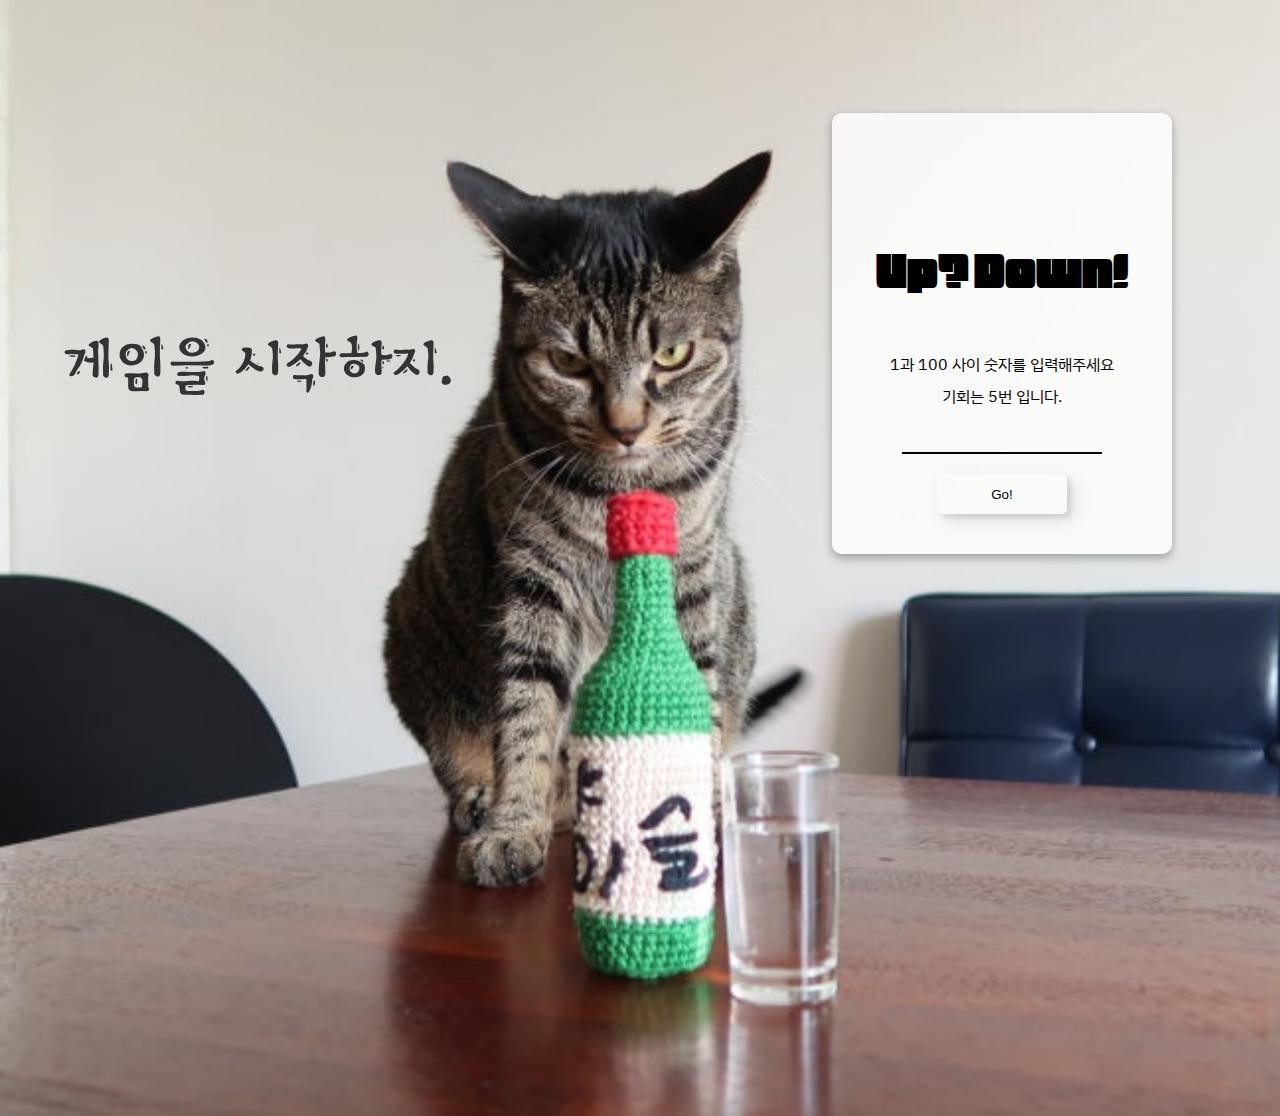
<file: Game-Up_Down/index.html>
<!DOCTYPE html>
<html lang="en">
  <head>
    <meta charset="UTF-8" />
    <meta name="viewport" content="width=device-width, initial-scale=1.0" />
    <title>Document</title>
    <link rel="stylesheet" href="style.css" />
  </head>

  <!-- 폰트 -->
  <link rel="preconnect" href="https://fonts.googleapis.com" />
  <link rel="preconnect" href="https://fonts.gstatic.com" crossorigin />
  <link
    href="https://fonts.googleapis.com/css2?family=Badeen+Display&family=Black+And+White+Picture&family=IBM+Plex+Sans+KR&display=swap"
    rel="stylesheet"
  />
  <!-- -->

  <body>
    <h1>게임을 시작하지.</h1>
    <div class="container">
      <h3 id="result-area">Up? Down!</h3>
      <div id="warning-area">1과 100 사이 숫자를 입력해주세요</div>
      <div id="chance-area">기회는 5번 입니다.</div>
      <input type="number" id="user-input" />
      <button id="start-button" class="custom-btn btn-16">Go!</button>
      <script src="main.js"></script>
    </div>
  </body>
</html>
</file>
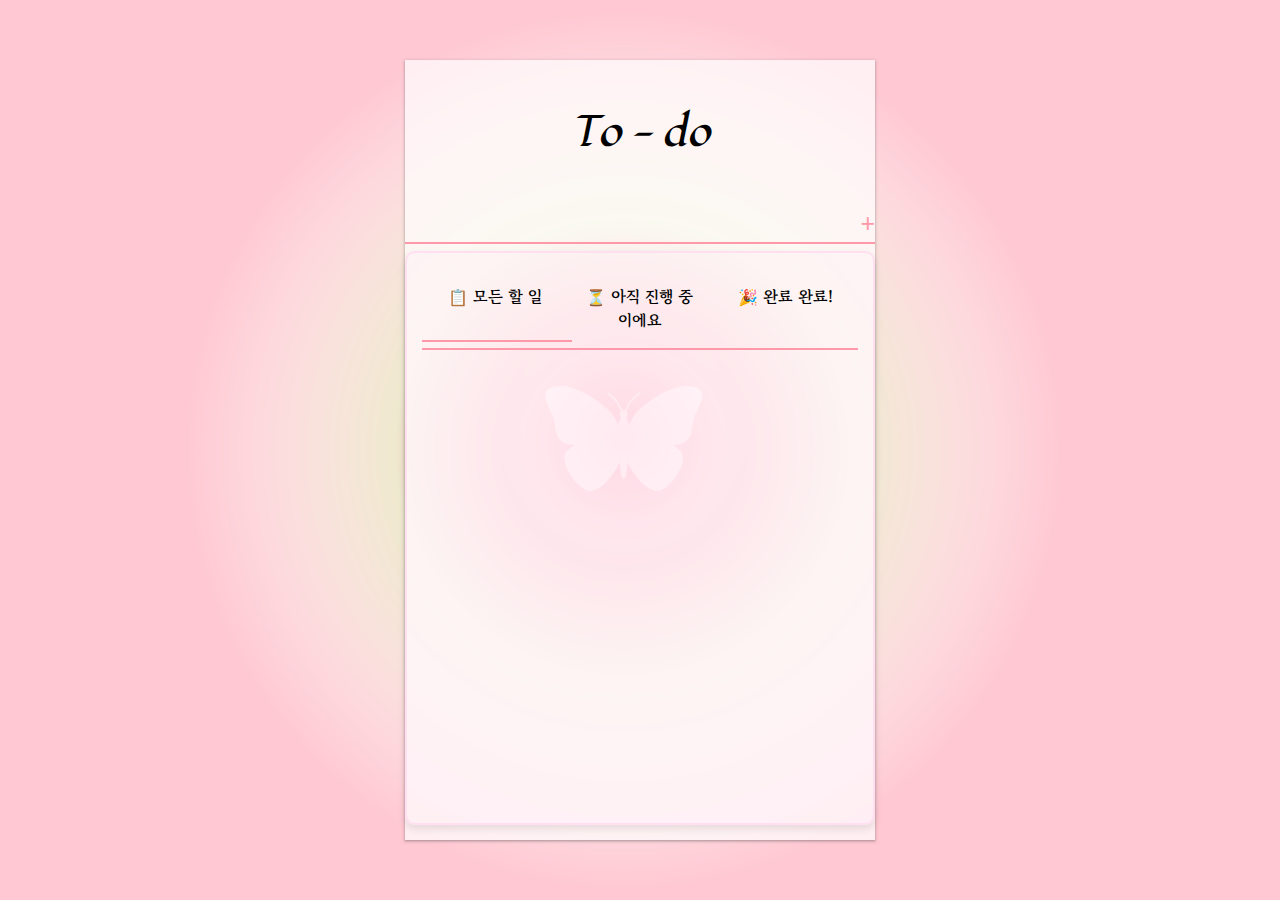
<file: To_do/index.html>
<!DOCTYPE html>
<html lang="en">
  <head>
    <meta charset="UTF-8" />
    <meta name="viewport" content="width=device-width, initial-scale=1.0" />
    <title>Document</title>
    <link
      href="https://cdn.jsdelivr.net/npm/bootstrap@5.1.3/dist/css/bootstrap.min.css"
      rel="stylesheet"
      integrity="sha384-1BmE4kWBq78iYhFldvKuhfTAU6auU8tT94WrHftjDbrCEXSU1oBoqyl2QvZ6jIW3"
      crossorigin="anonymous"
    />
    <link rel="preconnect" href="https://fonts.googleapis.com" />
    <link rel="preconnect" href="https://fonts.gstatic.com" crossorigin />
    <link
      href="https://fonts.googleapis.com/css2?family=Agu+Display&family=Badeen+Display&family=Black+And+White+Picture&family=Diphylleia&family=Gowun+Batang&family=Gugi&family=IBM+Plex+Sans+KR&family=Lora:ital,wght@0,400..700;1,400..700&family=Lugrasimo&family=Playwrite+DE+VA+Guides&family=Poor+Story&family=Rubik+Iso&display=swap"
      rel="stylesheet"
    />
    <link rel="stylesheet" href="style.css" />
  </head>
  <body>
    <div class="container">
      <h1>To - do</h1>
      <section class="input-area">
        <input type="text" id="task-input" />
        <button id="add-button">+</button>
      </section>

      <section class="task-area">
        <nav class="menu-tabs">
          <div id="under-line"></div>
          <a href="#" id="all">📋 모든 할 일</a>
          <a href="#" id="ongoing">⏳ 아직 진행 중이에요</a>
          <a href="#" id="done">🎉 완료 완료!</a>
        </nav>
        <div id="task-board"></div>
      </section>
    </div>

    <script
      src="https://cdn.jsdelivr.net/npm/bootstrap@5.1.3/dist/js/bootstrap.bundle.min.js"
      integrity="sha384-ka7Sk0Gln4gmtz2MlQnikT1wXgYsOg+OMhuP+IlRH9sENBO0LRn5q+8nbTov4+1p"
      crossorigin="anonymous"
    ></script>
    <script src="main.js"></script>
  </body>
</html>
</file>
<file: Game-Up_Down/style.css>
body {
  background-image: url(images/game.jpg);
  background-size: cover;
  height: 100vh;
  display: flex;
  flex-direction: column;
  align-items: flex-end;
  justify-content: flex-start;
  padding: 100px; /* 화면 가장자리와의 간격 */
  font-family: "East Sea Dokdo", cursive;
}

.container {
  width: 300px; /* 고정된 너비 */
  min-height: 400px; /* 고정된 높이로 최소 공간 확보 */
  text-align: center;
  display: flex;
  flex-direction: column;
  justify-content: space-between; /* 요소 간 간격 균등 배치 */
  align-items: center;
  padding: 20px;
  background: rgba(255, 255, 255, 0.8); /* 투명 배경 추가로 보기 좋게 */
  border-radius: 10px;
  box-shadow: 0 4px 10px rgba(0, 0, 0, 0.3);
}

h1 {
  font-family: "Black And White Picture", serif;
  font-weight: 400;
  font-style: normal;
  font-size: 4rem;
  margin: 10px 0; /* 상하 간격 */
  position: absolute; /* 고정된 위치 지정 */
  top: 35%; /* 상단에서의 거리 */
  left: 5%; /* 왼쪽에서의 거리 */
  text-align: left;
  color: #333; /* 글씨 색상 조정 */
}

h3 {
  font-family: "Badeen Display", serif;
  font-weight: 400;
  font-style: normal;
  font-size: 3rem;
  text-align: center;
  margin-top: 100px; /* 상단 간격 추가 */
}

div {
  font-family: "IBM Plex Sans KR", serif;
  font-weight: 400;
  font-style: normal;
  margin: 5px 0;
}

p {
  font-family: "Lato", sans-serif;
  font-weight: 300;
  text-align: center;
  font-size: 18px;
  color: #676767;
}
.frame {
  width: 90%;
  margin: 40px auto;
  text-align: center;
}
button {
  margin: 20px;
}
.custom-btn {
  width: 130px;
  height: 40px;
  color: #fff;
  border-radius: 5px;
  padding: 10px 25px;
  font-family: "Lato", sans-serif;
  font-weight: 500;
  background: transparent;
  cursor: pointer;
  transition: all 0.3s ease;
  position: relative;
  display: inline-block;
  box-shadow: inset 2px 2px 2px 0px rgba(255, 255, 255, 0.5),
    7px 7px 20px 0px rgba(0, 0, 0, 0.1), 4px 4px 5px 0px rgba(0, 0, 0, 0.1);
  outline: none;
}
/* 16 */
.btn-16 {
  border: none;
  color: #000;
}
.btn-16:after {
  position: absolute;
  content: "";
  width: 0;
  height: 100%;
  top: 0;
  left: 0;
  direction: rtl;
  z-index: -1;
  box-shadow: -7px -7px 20px 0px #fff9, -4px -4px 5px 0px #fff9,
    7px 7px 20px 0px #0002, 4px 4px 5px 0px #0001;
  transition: all 0.3s ease;
}
.btn-16:hover {
  color: #000;
}
.btn-16:hover:after {
  left: auto;
  right: 0;
  width: 100%;
}
.btn-16:active {
  top: 2px;
}

input[type="number"] {
  width: 200px; /* 입력 필드의 너비 (선 길이) */
  height: 40px; /* 입력 필드의 높이 */
  color: #333; /* 텍스트 색상 */
  border: none; /* 모든 테두리 제거 */
  border-bottom: 2px solid #000; /* 아래쪽에만 검은 선 추가 */
  text-align: center; /* 텍스트를 가로로 가운데 정렬 */
  padding: 0; /* 안쪽 여백 제거 */
  line-height: 40px; /* 텍스트를 수직으로 가운데 정렬 */
  font-family: "Lato", sans-serif; /* 폰트 설정 */
  font-size: 16px; /* 텍스트 크기 */
  background: transparent; /* 투명 배경 */
  outline: none; /* 포커스 시 외곽선 제거 */
  transition: all 0.3s ease; /* 부드러운 전환 효과 */
}

@media (max-width: 880px) {
  h1 {
    font-family: "Black And White Picture", serif;
    font-weight: 400;
    font-style: normal;
    font-size: 3rem;
    top: 2% !important; /* 상단에서의 거리 */
    text-align: center !important;
    color: #333; /* 글씨 색상 조정 */
  }

  .container {
    width: 128%; /* 박스 너비를 화면 폭의 95%로 조정 */
    max-width: 500px; /* 최대 너비를 설정해 너무 넓어지지 않게 */
    margin-top: 0;
    padding: 15px;
    box-sizing: border-box;
    background: rgba(255, 255, 255, 0.9);
    border-radius: 10px;
    box-shadow: 0 4px 10px rgba(0, 0, 0, 0.2);
  }

  input[type="number"] {
    width: 100%; /* 입력 필드의 너비를 화면에 맞춤 */
    font-size: 14px; /* 글자 크기 줄이기 */
  }

  button {
    width: 120px; /* 버튼 크기 조정 */
    height: 40px; /* 버튼 높이 조정 */
  }

  #warning-area,
  #chance-area {
    font-size: 14px; /* 텍스트 크기 조정 */
  }
}
</file>
<file: To_do/style.css>
body {
  margin: 0px;
  height: 100vh;
  background-image: url("images/background.png");
  background-repeat: no-repeat;
  background-size: cover;
  background-position: center;

  display: flex;
  justify-content: center;
  align-items: center;
}

.container {
  margin: 50px;
  background-color: rgba(255, 255, 255, 0.7);
  min-height: 80vh;
  box-shadow: rgba(60, 64, 67, 0.3) 0px 1px 2px 0px,
    rgba(60, 64, 67, 0.15) 0px 1px 3px 1px;
}

.task-area {
  border: 2px solid #ffdff0; /* 핑크 테두리 */
  border-radius: 10px; /* 둥근 모서리 */
  padding: 15px;
  background-color: rgba(255, 240, 245, 0.5); /* 연한 핑크 배경 */
  box-shadow: 0 4px 8px rgba(0, 0, 0, 0.1); /* 부드러운 그림자 */
  margin-bottom: 15px;
  height: 60vh; /* 최대 높이를 지정 */
  overflow-y: auto; /* 높이를 넘어서면 세로 스크롤 활성화 */
  scrollbar-width: inherit; /* 스크롤바 얇게 */
  scrollbar-color: #ff98a8 transparent; /* 스크롤 색상 */
}

.menu-tabs {
  display: flex; /* 가로로 배치 */
  justify-content: space-around; /* 탭 간 일정 간격 배치 */
  border-bottom: 2px solid #ff98a8; /* 핑크 하단 테두리 */
  position: relative;
  margin-bottom: 10px;
}

.menu-tabs a {
  font-family: "Gowun Batang", serif;
  font-weight: 400;
  font-style: normal;
  font-family: "Gowun Batang", serif;
  font-weight: 400;
  font-style: normal;

  text-decoration: none;
  color: black;
  flex: 1;
  text-align: center;
  padding: 1em;
  font-size: 16px;
  font-weight: bold;
  cursor: pointer;
  transition: 0.3s;
}

#under-line {
  position: absolute;
  width: 0;
  background-color: #ff98a8;
  top: 0;
  left: 0;
  height: 2px;
  transition: 0.3s; /* 부드러운 이동 */
}

.task {
  font-family: "Gowun Batang", serif;
  font-weight: 400;
  font-style: normal;

  display: flex;
  justify-content: space-between;
  align-items: center;
  padding: 1em;
  background-color: rgba(255, 240, 245, 0.5); /* 연한 핑크 + 50% 투명도 */
  border-radius: 8px; /* 둥근 모서리 */
  margin-bottom: 10px; /* 각 항목 간 간격 */
  box-shadow: 0 2px 4px rgba(0, 0, 0, 0.1); /* 가벼운 그림자 */
}
.task div:first-child {
  display: flex;
  align-items: center; /* 체크박스와 텍스트 수직 가운데 정렬 */
}

.task:hover {
  background-color: #fceef0; /* 호버 시 연한 핑크 강조 */
}

.task-done {
  text-decoration: line-through;
  color: #d3d3d3; /* 완료된 항목은 회색 */
}

h1 {
  font-family: "Lugrasimo", serif;
  font-weight: 400;
  font-style: normal;

  margin: 5vh;
  text-align: center;
  font-size: 40px;
}

/* gpt */
.input-area {
  display: flex;
  align-items: center;
  border-bottom: 2px solid #ff98a8; /* 핑크색 아래 선 */
  padding: 5px 0;
  position: relative; /* 버튼 위치를 조정하기 위해 필요 */
  margin-bottom: 7px;
}

#task-input {
  flex: 1; /* input이 가능한 한 너비를 차지하도록 설정 */
  border: none;
  outline: none;
  font-size: 16px;
  padding: 5px;
  background: none; /* 투명 배경 */
}

#add-button {
  position: absolute;
  right: 0; /* 버튼을 라인의 맨 끝으로 이동 */
  border: none;
  background: none;
  font-size: 25px; /* '+' 크기 */
  color: #ff98a8; /* 핑크색 */
  cursor: pointer;
  padding: 0;
}

.task input[type="checkbox"] {
  -webkit-appearance: none; /* 기본 체크박스 제거 */
  -moz-appearance: none;
  appearance: none;
  width: 20px;
  height: 20px;
  border: 2px solid #e6ccd0;
  border-radius: 4px; /* 약간 둥근 모서리 */
  outline: none;
  cursor: pointer;
  position: relative;
  background-color: #fff0f5; /* 연한 핑크 배경 */
  transition: all 0.3s ease-in-out;
  margin-right: 10px;
}

.task input[type="checkbox"]:checked {
  background-color: rgba(255, 105, 180, 0.3); /* 진한 핑크 + 투명도 */
  /* border-color: rgba(255, 105, 180, 0.7); 테두리도 동일한 투명 핑크 */
}

.task input[type="checkbox"]:focus {
  outline: 2px solid #ff69b4; /* 포커스 시 강조 */
}

.delete-icon {
  width: 23px; /* 이미지 크기 조정 */
  height: 23px;
  cursor: pointer; /* 커서 모양을 손가락으로 변경 */
  transition: transform 0.2s ease-in-out; /* 클릭 시 애니메이션 효과 */
}

.delete-icon:active {
  transform: scale(0.9); /* 클릭 시 살짝 축소 */
}
@media (max-width: 480px) {
  body {
    margin: 0px;
    height: 100vh;
    background-image: url("images/background.png");
    background-repeat: no-repeat;
    background-size: cover;
    background-position: center;

    display: flex;
    justify-content: center;
    align-items: center;
  }

  .container {
    margin: 20px;
    background-color: rgba(255, 255, 255, 0.7);
    min-height: 70vh;
    box-shadow: rgba(60, 64, 67, 0.3) 0px 1px 2px 0px,
      rgba(60, 64, 67, 0.15) 0px 1px 3px 1px;
  }

  .task-tabs a {
    font-size: 1px; /* 텍스트 크기 줄이기 */
    padding: 0.5em 0;
  }

  .task-area {
    padding: 5px;
    height: 600px;
  }

  .task {
    padding: 0.5em;
    margin-bottom: 5px;
    font-size: 14px;
  }

  h1 {
    font-size: 24px;
    margin: 20px 0;
  }
}
</file>
